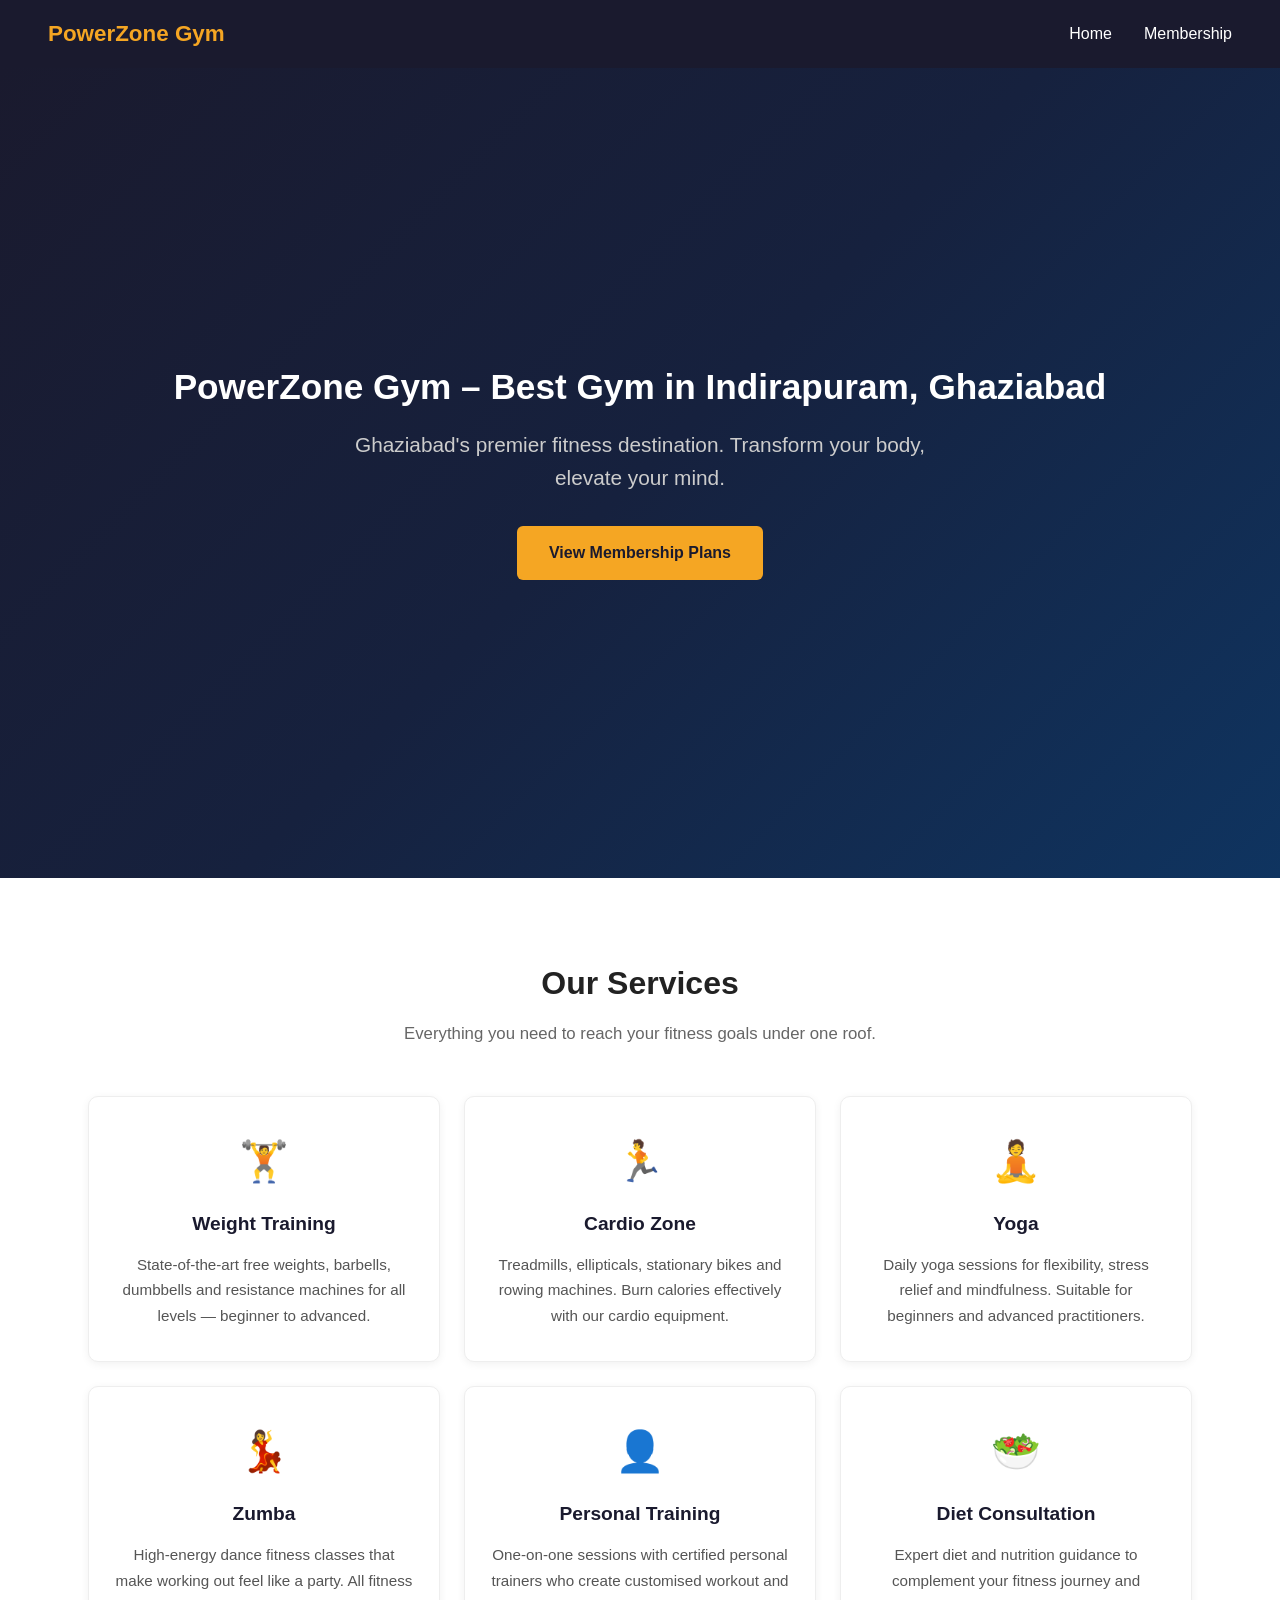
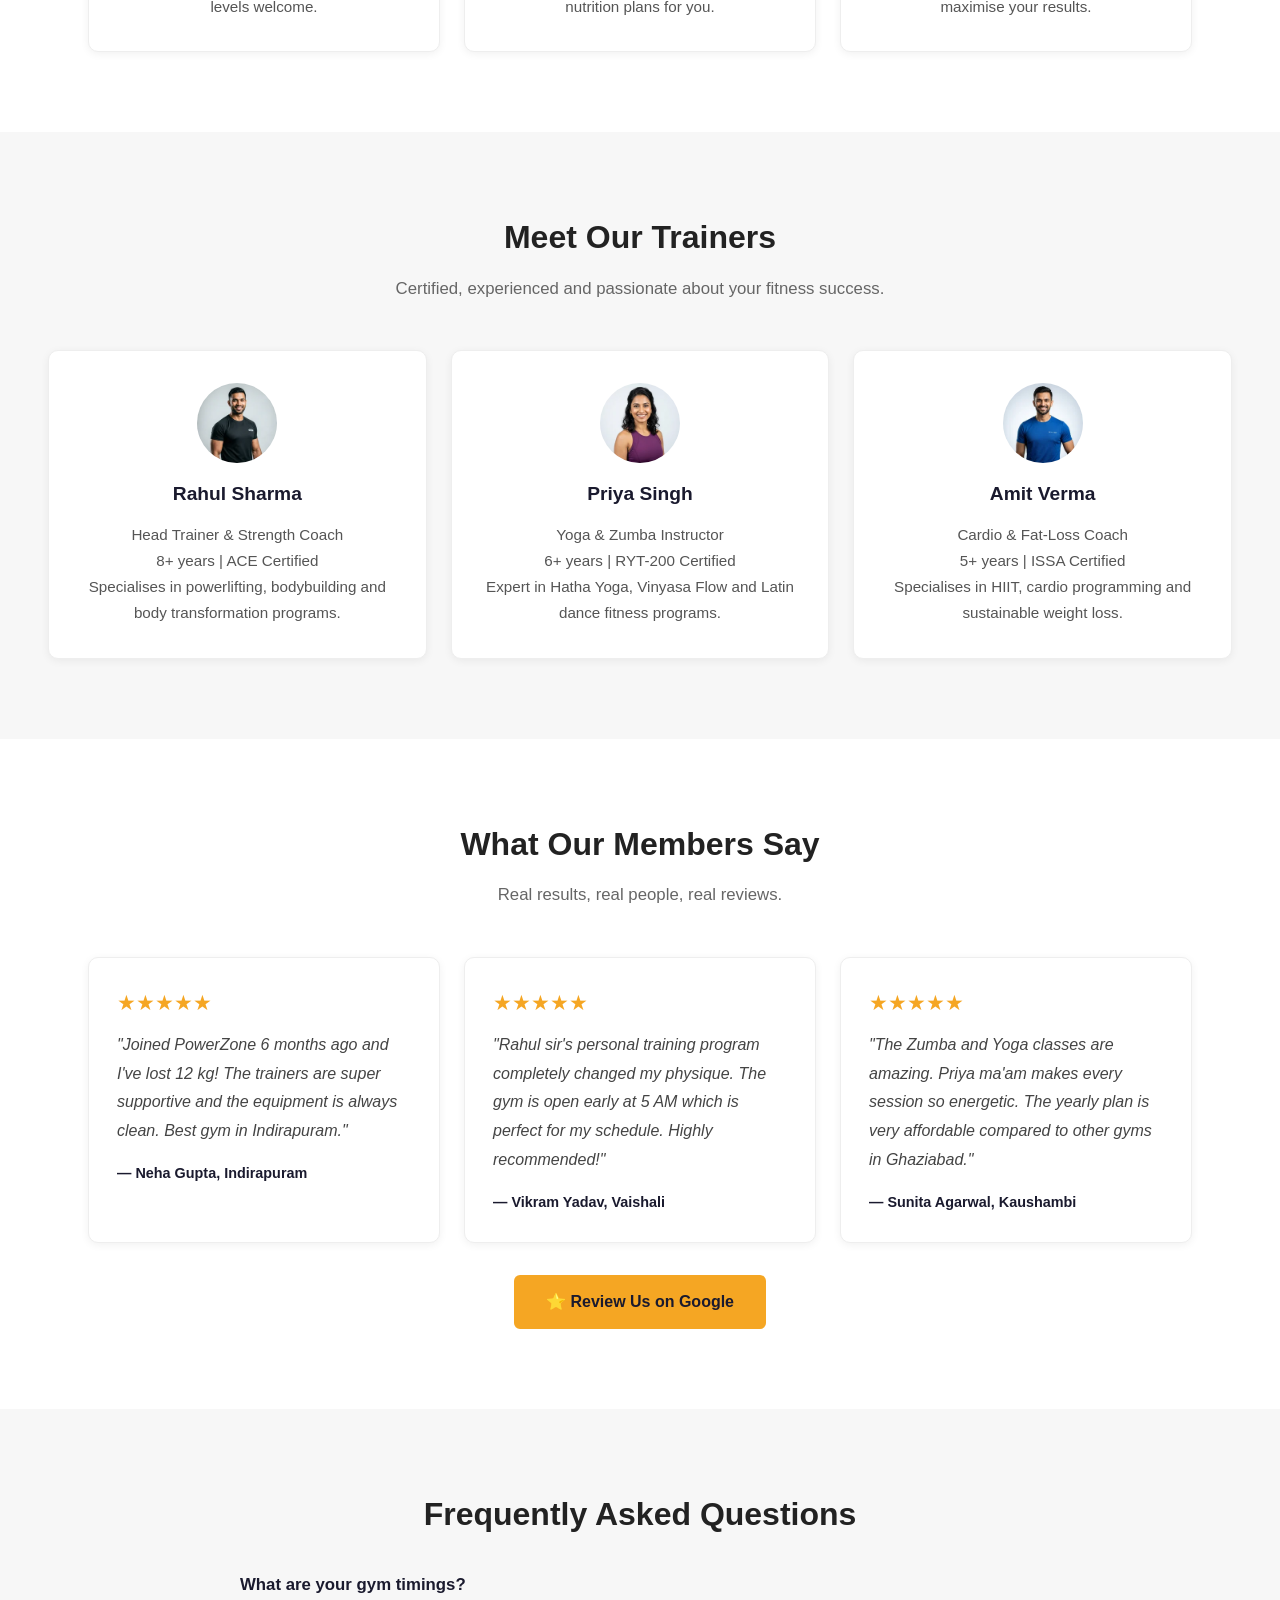
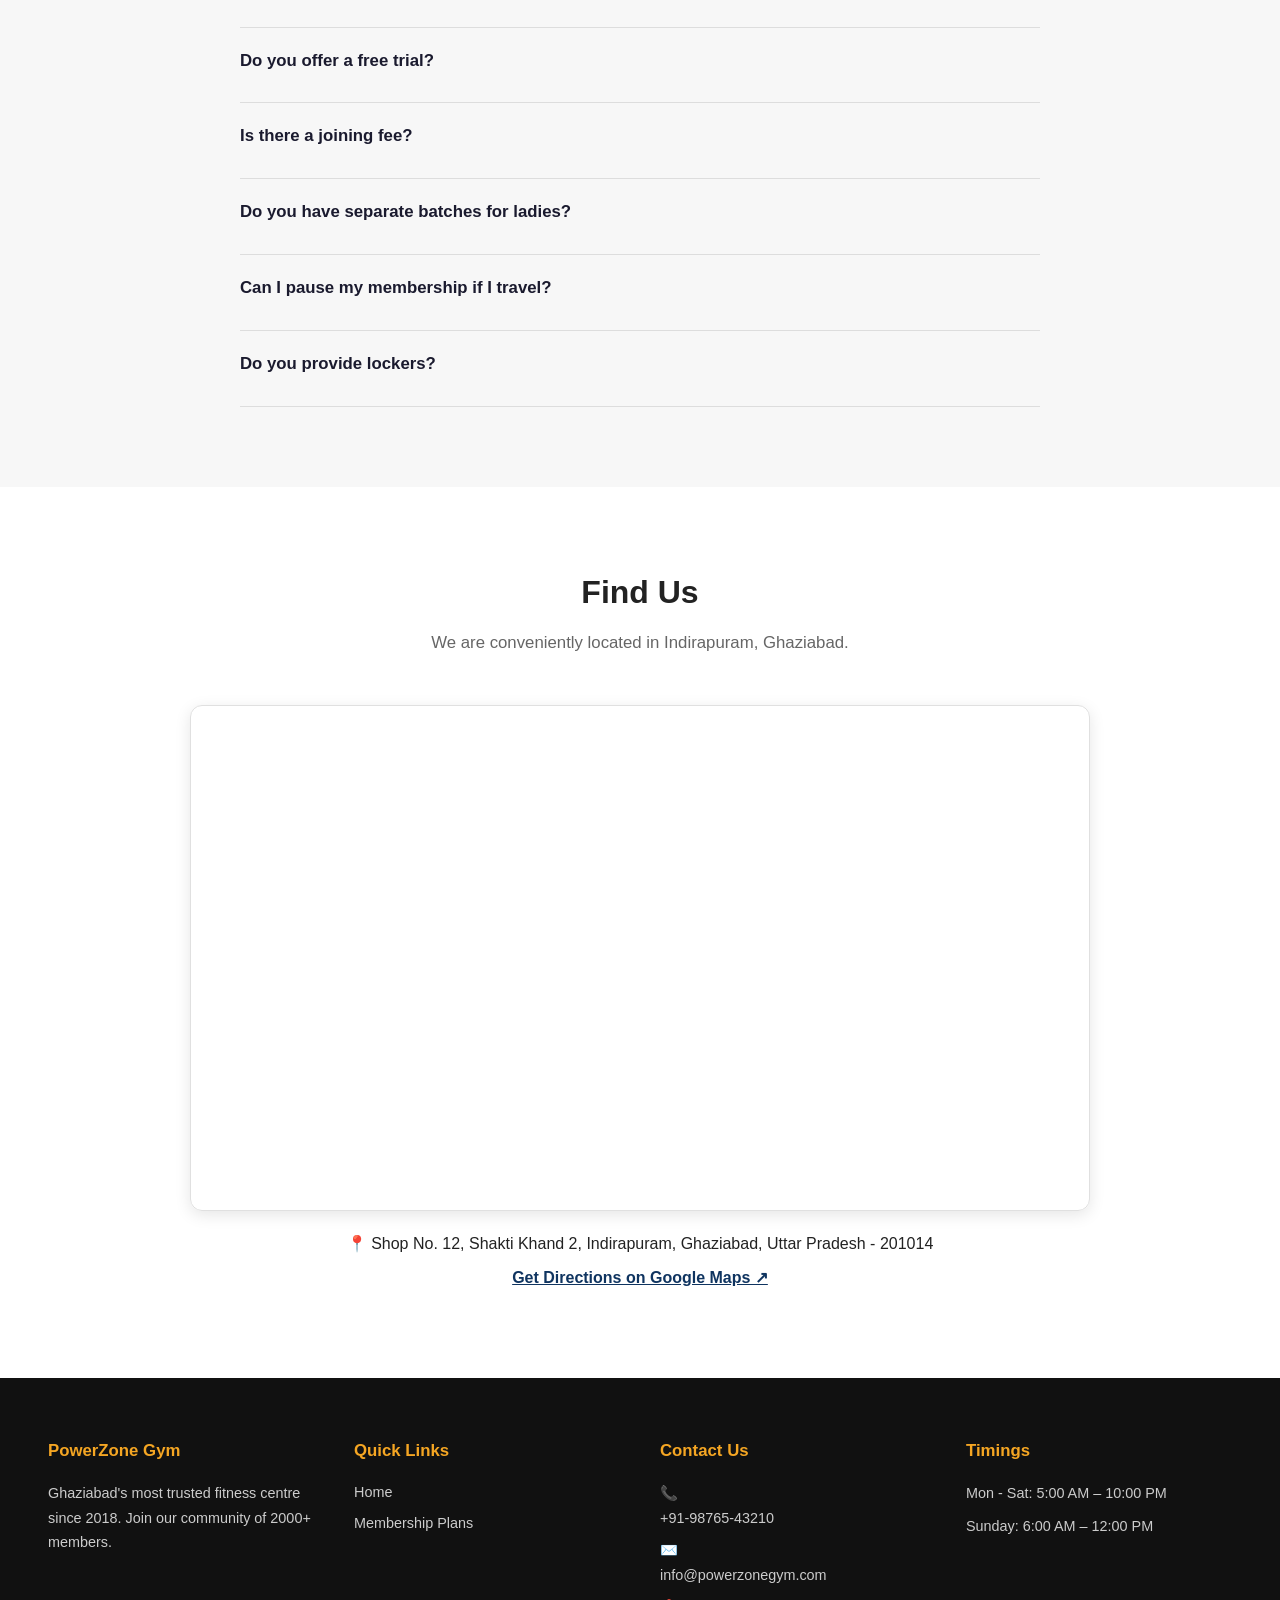
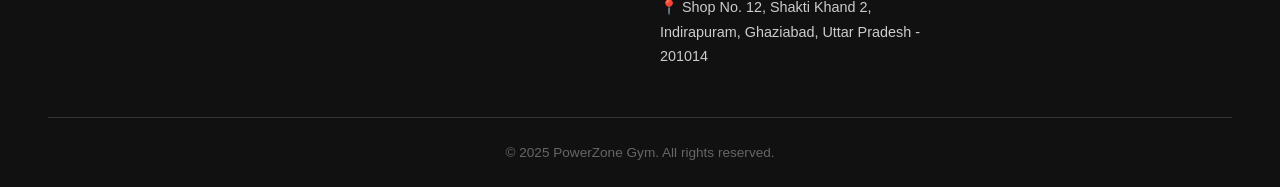
<file: index.html>
<!DOCTYPE html>
<html lang="en-IN">

<head>
  <meta charset="UTF-8">
  <meta name="viewport" content="width=device-width, initial-scale=1.0">
  <title>PowerZone Gym | Best Gym in Indirapuram, Ghaziabad</title>
  <meta name="description"
    content="Join PowerZone Gym – Ghaziabad's top fitness centre in Indirapuram. Weight training, Yoga, Zumba &amp; personal training. Plans from Rs 1,200. Free 1-day trial!">
  <meta name="keywords" content="gym in indirapuram, best gym in ghaziabad, fitness centre indirapuram, weight training ghaziabad, yoga classes indirapuram, zumba classes ghaziabad, personal trainer indirapuram, powerzone gym">
  <meta name="robots" content="index, follow">
  <meta name="author" content="PowerZone Gym">
  <meta name="publisher" content="PowerZone Gym">
  <link rel="canonical" href="https://gym-seo.onrender.com/">
  <meta name="referrer" content="strict-origin-when-cross-origin">
  <meta name="google-site-verification" content="YOUR_GOOGLE_SEARCH_CONSOLE_VERIFICATION_TOKEN">
  <link rel="stylesheet" href="css/style.css">

  <!-- LocalBusiness / ExerciseGym Schema (JSON-LD) -->
  <script type="application/ld+json">
  {
    "@context": "https://schema.org",
    "@type": "ExerciseGym",
    "@id": "https://gym-seo.onrender.com/#gym",
    "name": "PowerZone Gym",
    "description": "Premier fitness centre and gym in Indirapuram, Ghaziabad offering weight training, cardio, yoga, zumba, and personal training.",
    "url": "https://gym-seo.onrender.com/",
    "hasMap": "https://maps.google.com/?q=Shop+No.+12+Shakti+Khand+2+Indirapuram+Ghaziabad",
    "sameAs": [
      "https://maps.google.com/?q=Shop+No.+12+Shakti+Khand+2+Indirapuram+Ghaziabad"
    ],
    "telephone": "+91-98765-43210",
    "email": "info@powerzonegym.com",
    "priceRange": "₹1,200 - ₹9,999",
    "currenciesAccepted": "INR",
    "paymentAccepted": "Cash, Credit Card, UPI, Net Banking",
    "address": {
      "@type": "PostalAddress",
      "streetAddress": "Shop No. 12, Shakti Khand 2",
      "addressLocality": "Indirapuram",
      "addressRegion": "Uttar Pradesh",
      "postalCode": "201014",
      "addressCountry": "IN"
    },
    "geo": {
      "@type": "GeoCoordinates",
      "latitude": 28.6415,
      "longitude": 77.3714
    },
    "openingHoursSpecification": [
      {
        "@type": "OpeningHoursSpecification",
        "dayOfWeek": [
          "Monday",
          "Tuesday",
          "Wednesday",
          "Thursday",
          "Friday",
          "Saturday"
        ],
        "opens": "05:00",
        "closes": "22:00"
      },
      {
        "@type": "OpeningHoursSpecification",
        "dayOfWeek": "Sunday",
        "opens": "06:00",
        "closes": "12:00"
      }
    ]
  }
  </script>

  <!-- FAQPage Schema (JSON-LD) -->
  <script type="application/ld+json">
  {
    "@context": "https://schema.org",
    "@type": "FAQPage",
    "mainEntity": [
      {
        "@type": "Question",
        "name": "What are your gym timings?",
        "acceptedAnswer": {
          "@type": "Answer",
          "text": "We are open Monday to Saturday from 5:00 AM to 10:00 PM, and Sunday from 6:00 AM to 12:00 PM."
        }
      },
      {
        "@type": "Question",
        "name": "Do you offer a free trial?",
        "acceptedAnswer": {
          "@type": "Answer",
          "text": "Yes! We offer a free 1-day trial pass so you can experience our facilities and meet our trainers before committing to a membership."
        }
      },
      {
        "@type": "Question",
        "name": "Is there a joining fee?",
        "acceptedAnswer": {
          "@type": "Answer",
          "text": "There is a one-time joining fee of Rs 500 for new members. This is waived during special promotional periods."
        }
      },
      {
        "@type": "Question",
        "name": "Do you have separate batches for ladies?",
        "acceptedAnswer": {
          "@type": "Answer",
          "text": "Yes, we have dedicated ladies-only batches in the morning from 7:00 AM to 9:00 AM and in the evening from 6:00 PM to 8:00 PM."
        }
      },
      {
        "@type": "Question",
        "name": "Can I pause my membership if I travel?",
        "acceptedAnswer": {
          "@type": "Answer",
          "text": "Yes, members on quarterly and yearly plans can freeze their membership for up to 30 days per year with prior notice."
        }
      },
      {
        "@type": "Question",
        "name": "Do you provide lockers?",
        "acceptedAnswer": {
          "@type": "Answer",
          "text": "Yes, complimentary lockers are available for all members. Separate locker rooms for men and women."
        }
      }
    ]
  }
  </script>
</head>

<body>

  <!-- NAVIGATION -->
  <header class="navbar">
    <div class="logo">PowerZone Gym</div>
    <nav class="nav-links" aria-label="Main Navigation">
      <a href="index.html">Home</a>
      <a href="membership.html">Membership</a>
    </nav>
  </header>

  <main>

    <!-- HERO -->
    <section class="hero">
      <div class="hero-content">
        <h1>PowerZone Gym &ndash; Best Gym in Indirapuram, Ghaziabad</h1>
        <p>Ghaziabad's premier fitness destination. Transform your body, elevate your mind.</p>
        <a href="membership.html" class="btn">View Membership Plans</a>
      </div>
    </section>

    <!-- SERVICES -->
    <section class="section services">
      <h2>Our Services</h2>
      <p class="section-sub">Everything you need to reach your fitness goals under one roof.</p>
      <div class="cards">
        <div class="card">
          <div class="card-icon">🏋️</div>
          <h3>Weight Training</h3>
          <p>State-of-the-art free weights, barbells, dumbbells and resistance machines for all levels — beginner to
            advanced.</p>
        </div>
        <div class="card">
          <div class="card-icon">🏃</div>
          <h3>Cardio Zone</h3>
          <p>Treadmills, ellipticals, stationary bikes and rowing machines. Burn calories effectively with our cardio
            equipment.</p>
        </div>
        <div class="card">
          <div class="card-icon">🧘</div>
          <h3>Yoga</h3>
          <p>Daily yoga sessions for flexibility, stress relief and mindfulness. Suitable for beginners and advanced
            practitioners.</p>
        </div>
        <div class="card">
          <div class="card-icon">💃</div>
          <h3>Zumba</h3>
          <p>High-energy dance fitness classes that make working out feel like a party. All fitness levels welcome.</p>
        </div>
        <div class="card">
          <div class="card-icon">👤</div>
          <h3>Personal Training</h3>
          <p>One-on-one sessions with certified personal trainers who create customised workout and nutrition plans for
            you.</p>
        </div>
        <div class="card">
          <div class="card-icon">🥗</div>
          <h3>Diet Consultation</h3>
          <p>Expert diet and nutrition guidance to complement your fitness journey and maximise your results.</p>
        </div>
      </div>
    </section>

    <!-- TRAINERS -->
    <section class="section trainers grey-bg">
      <h2>Meet Our Trainers</h2>
      <p class="section-sub">Certified, experienced and passionate about your fitness success.</p>
      <div class="cards">
        <div class="card">
          <img src="images/rahul-sharma-head-trainer-indirapuram.webp"
            alt="Rahul Sharma - Head Strength Coach and ACE Certified Trainer at PowerZone Gym Indirapuram" width="80"
            height="80">
          <h3>Rahul Sharma</h3>
          <p>Head Trainer & Strength Coach</p>
          <p>8+ years | ACE Certified</p>
          <p>Specialises in powerlifting, bodybuilding and body transformation programs.</p>
        </div>
        <div class="card">
          <img src="images/priya-singh-yoga-instructor-indirapuram.webp"
            alt="Priya Singh - Certified Yoga and Zumba Instructor at PowerZone Gym Indirapuram" width="80" height="80">
          <h3>Priya Singh</h3>
          <p>Yoga & Zumba Instructor</p>
          <p>6+ years | RYT-200 Certified</p>
          <p>Expert in Hatha Yoga, Vinyasa Flow and Latin dance fitness programs.</p>
        </div>
        <div class="card">
          <img src="images/amit-verma-cardio-coach-indirapuram.webp"
            alt="Amit Verma - ISSA Certified Cardio and Fat-Loss Coach at PowerZone Gym Indirapuram" width="80"
            height="80">
          <h3>Amit Verma</h3>
          <p>Cardio & Fat-Loss Coach</p>
          <p>5+ years | ISSA Certified</p>
          <p>Specialises in HIIT, cardio programming and sustainable weight loss.</p>
        </div>
      </div>
    </section>

    <!-- REVIEWS -->
    <section class="section reviews">
      <h2>What Our Members Say</h2>
      <p class="section-sub">Real results, real people, real reviews.</p>
      <div class="cards">
        <article class="review-card">
          <div class="stars">★★★★★</div>
          <p>"Joined PowerZone 6 months ago and I've lost 12 kg! The trainers are super supportive and the equipment is
            always clean. Best gym in Indirapuram."</p>
          <div class="reviewer">— Neha Gupta, Indirapuram</div>
        </article>
        <article class="review-card">
          <div class="stars">★★★★★</div>
          <p>"Rahul sir's personal training program completely changed my physique. The gym is open early at 5 AM which
            is
            perfect for my schedule. Highly recommended!"</p>
          <div class="reviewer">— Vikram Yadav, Vaishali</div>
        </article>
        <article class="review-card">
          <div class="stars">★★★★★</div>
          <p>"The Zumba and Yoga classes are amazing. Priya ma'am makes every session so energetic. The yearly plan is
            very affordable compared to other gyms in Ghaziabad."</p>
          <div class="reviewer">— Sunita Agarwal, Kaushambi</div>
        </article>
      </div>
      <div style="text-align: center; margin-top: 32px;">
        <a href="https://maps.google.com/?q=Shop+No.+12+Shakti+Khand+2+Indirapuram+Ghaziabad" target="_blank"
          rel="noopener noreferrer" class="btn">⭐ Review Us on Google</a>
      </div>
    </section>

    <!-- FAQ -->
    <section class="section faq grey-bg">
      <h2>Frequently Asked Questions</h2>
      <div class="faq-list">
        <div class="faq-item">
          <div class="faq-question">What are your gym timings?</div>
          <div class="faq-answer">We are open Monday to Saturday from 5:00 AM to 10:00 PM, and Sunday from 6:00 AM to
            12:00 PM.</div>
        </div>
        <div class="faq-item">
          <div class="faq-question">Do you offer a free trial?</div>
          <div class="faq-answer">Yes! We offer a free 1-day trial pass so you can experience our facilities and meet
            our
            trainers before committing to a membership.</div>
        </div>
        <div class="faq-item">
          <div class="faq-question">Is there a joining fee?</div>
          <div class="faq-answer">There is a one-time joining fee of Rs 500 for new members. This is waived during
            special
            promotional periods.</div>
        </div>
        <div class="faq-item">
          <div class="faq-question">Do you have separate batches for ladies?</div>
          <div class="faq-answer">Yes, we have dedicated ladies-only batches in the morning from 7:00 AM to 9:00 AM and
            in
            the evening from 6:00 PM to 8:00 PM.</div>
        </div>
        <div class="faq-item">
          <div class="faq-question">Can I pause my membership if I travel?</div>
          <div class="faq-answer">Yes, members on quarterly and yearly plans can freeze their membership for up to 30
            days
            per year with prior notice.</div>
        </div>
        <div class="faq-item">
          <div class="faq-question">Do you provide lockers?</div>
          <div class="faq-answer">Yes, complimentary lockers are available for all members. Separate locker rooms for
            men
            and women.</div>
        </div>
      </div>
    </section>

    <!-- MAP -->
    <section class="section map-section">
      <h2>Find Us</h2>
      <p class="section-sub">We are conveniently located in Indirapuram, Ghaziabad.</p>
      <div class="map-wrapper">
        <iframe
          src="https://maps.google.com/maps?q=Shop+No.+12+Shakti+Khand+2+Indirapuram+Ghaziabad+Uttar+Pradesh+201014&amp;t=&amp;z=15&amp;ie=UTF8&amp;iwloc=&amp;output=embed"
          width="100%" height="380" style="border:0;" allowfullscreen="" loading="lazy"
          referrerpolicy="no-referrer-when-downgrade" title="PowerZone Gym Location Map - Indirapuram, Ghaziabad"
          aria-label="Google Maps location of PowerZone Gym">
        </iframe>
      </div>
      <div class="map-info">
        <p>📍 Shop No. 12, Shakti Khand 2, Indirapuram, Ghaziabad, Uttar Pradesh - 201014</p>
        <p><a href="https://maps.google.com/?q=Shop+No.+12+Shakti+Khand+2+Indirapuram+Ghaziabad" target="_blank"
            rel="noopener noreferrer">Get Directions on Google Maps ↗</a></p>
      </div>
    </section>

  </main>

  <!-- FOOTER -->
  <footer class="footer" id="contact">
    <div class="footer-grid">
      <div class="footer-col">
        <h3>PowerZone Gym</h3>
        <p>Ghaziabad's most trusted fitness centre since 2018. Join our community of 2000+ members.</p>
      </div>
      <div class="footer-col">
        <h3>Quick Links</h3>
        <a href="index.html">Home</a>
        <a href="membership.html">Membership Plans</a>
      </div>
      <div class="footer-col">
        <h3>Contact Us</h3>
        <address class="footer-address">
          <p>📞 <a href="tel:+919876543210">+91-98765-43210</a></p>
          <p>✉️ <a href="mailto:info@powerzonegym.com">info@powerzonegym.com</a></p>
          <p>📍 Shop No. 12, Shakti Khand 2, Indirapuram, Ghaziabad, Uttar Pradesh - 201014</p>
        </address>
      </div>
      <div class="footer-col">
        <h3>Timings</h3>
        <p>Mon - Sat: 5:00 AM – 10:00 PM</p>
        <p>Sunday: 6:00 AM – 12:00 PM</p>
      </div>
    </div>
    <div class="footer-bottom">
      <p>© 2025 PowerZone Gym. All rights reserved.</p>
    </div>
  </footer>

  <script src="js/main.js"></script>
</body>

</html>
</file>
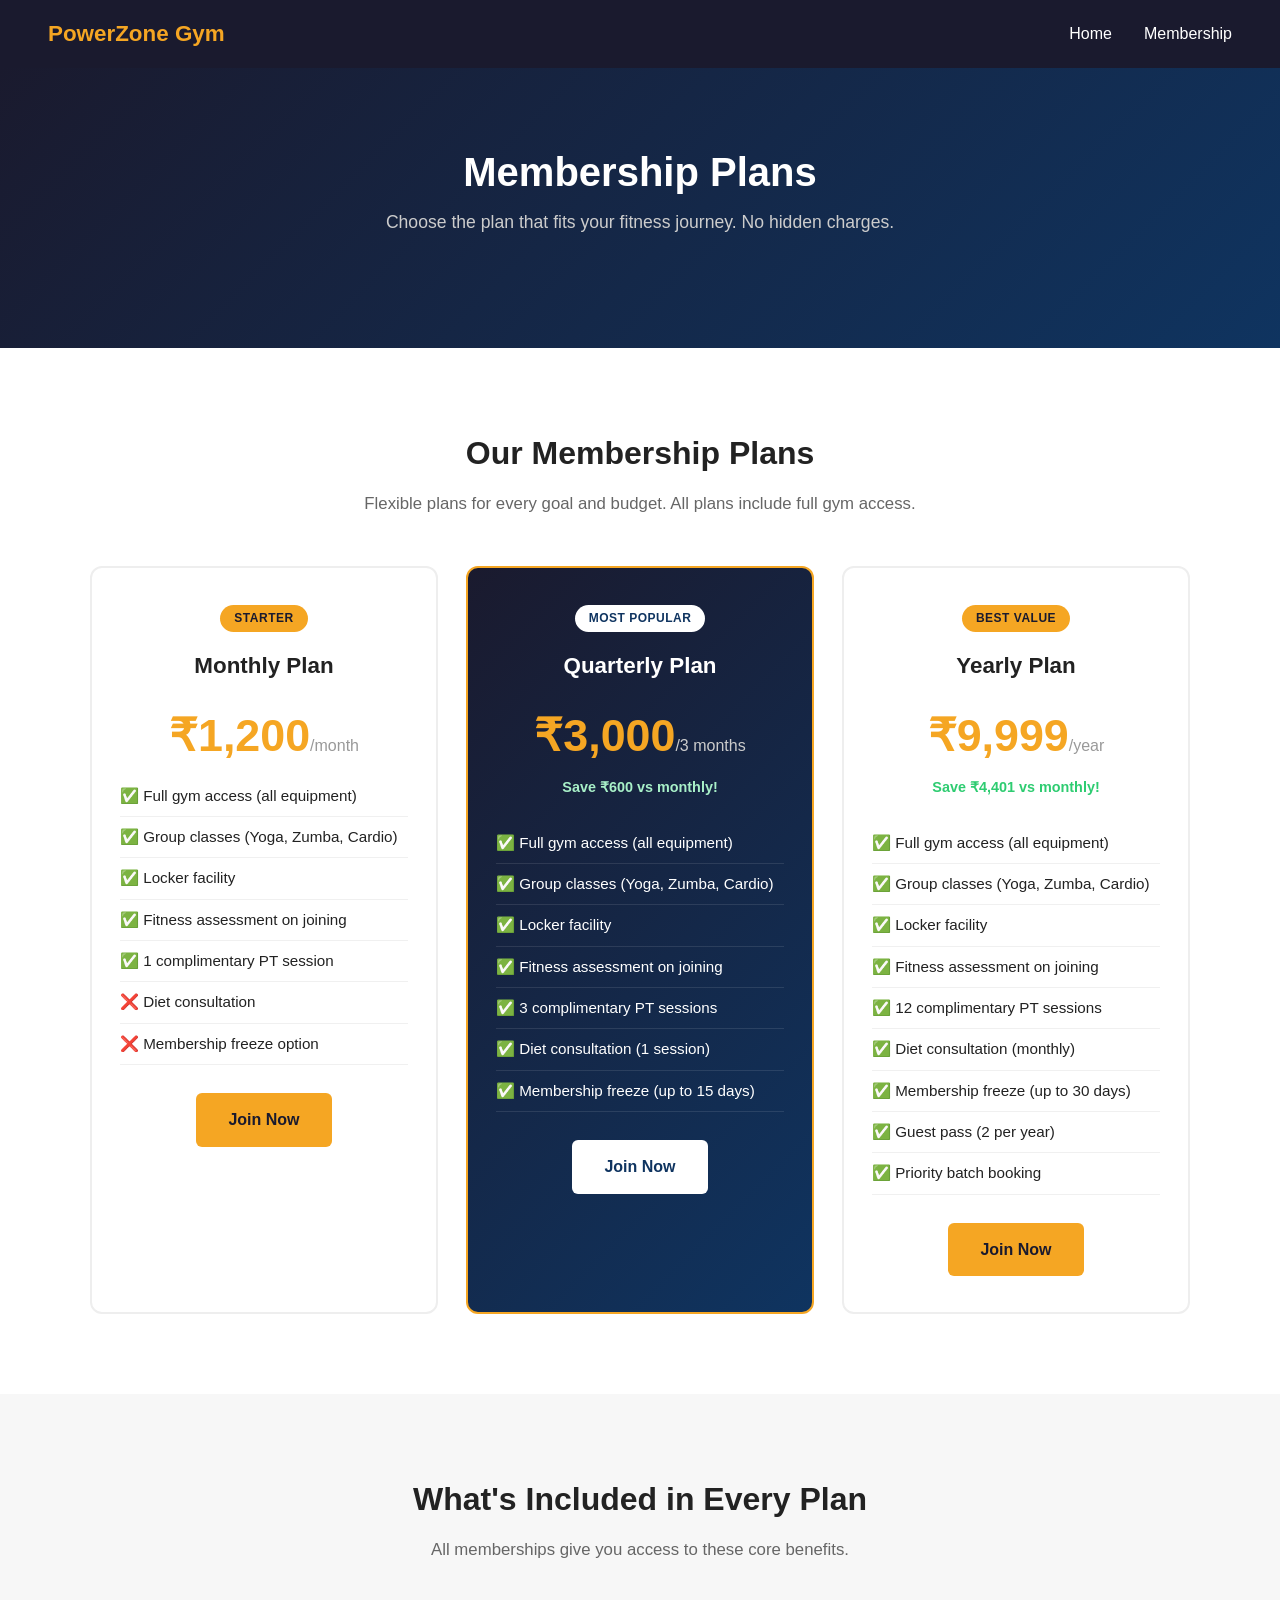
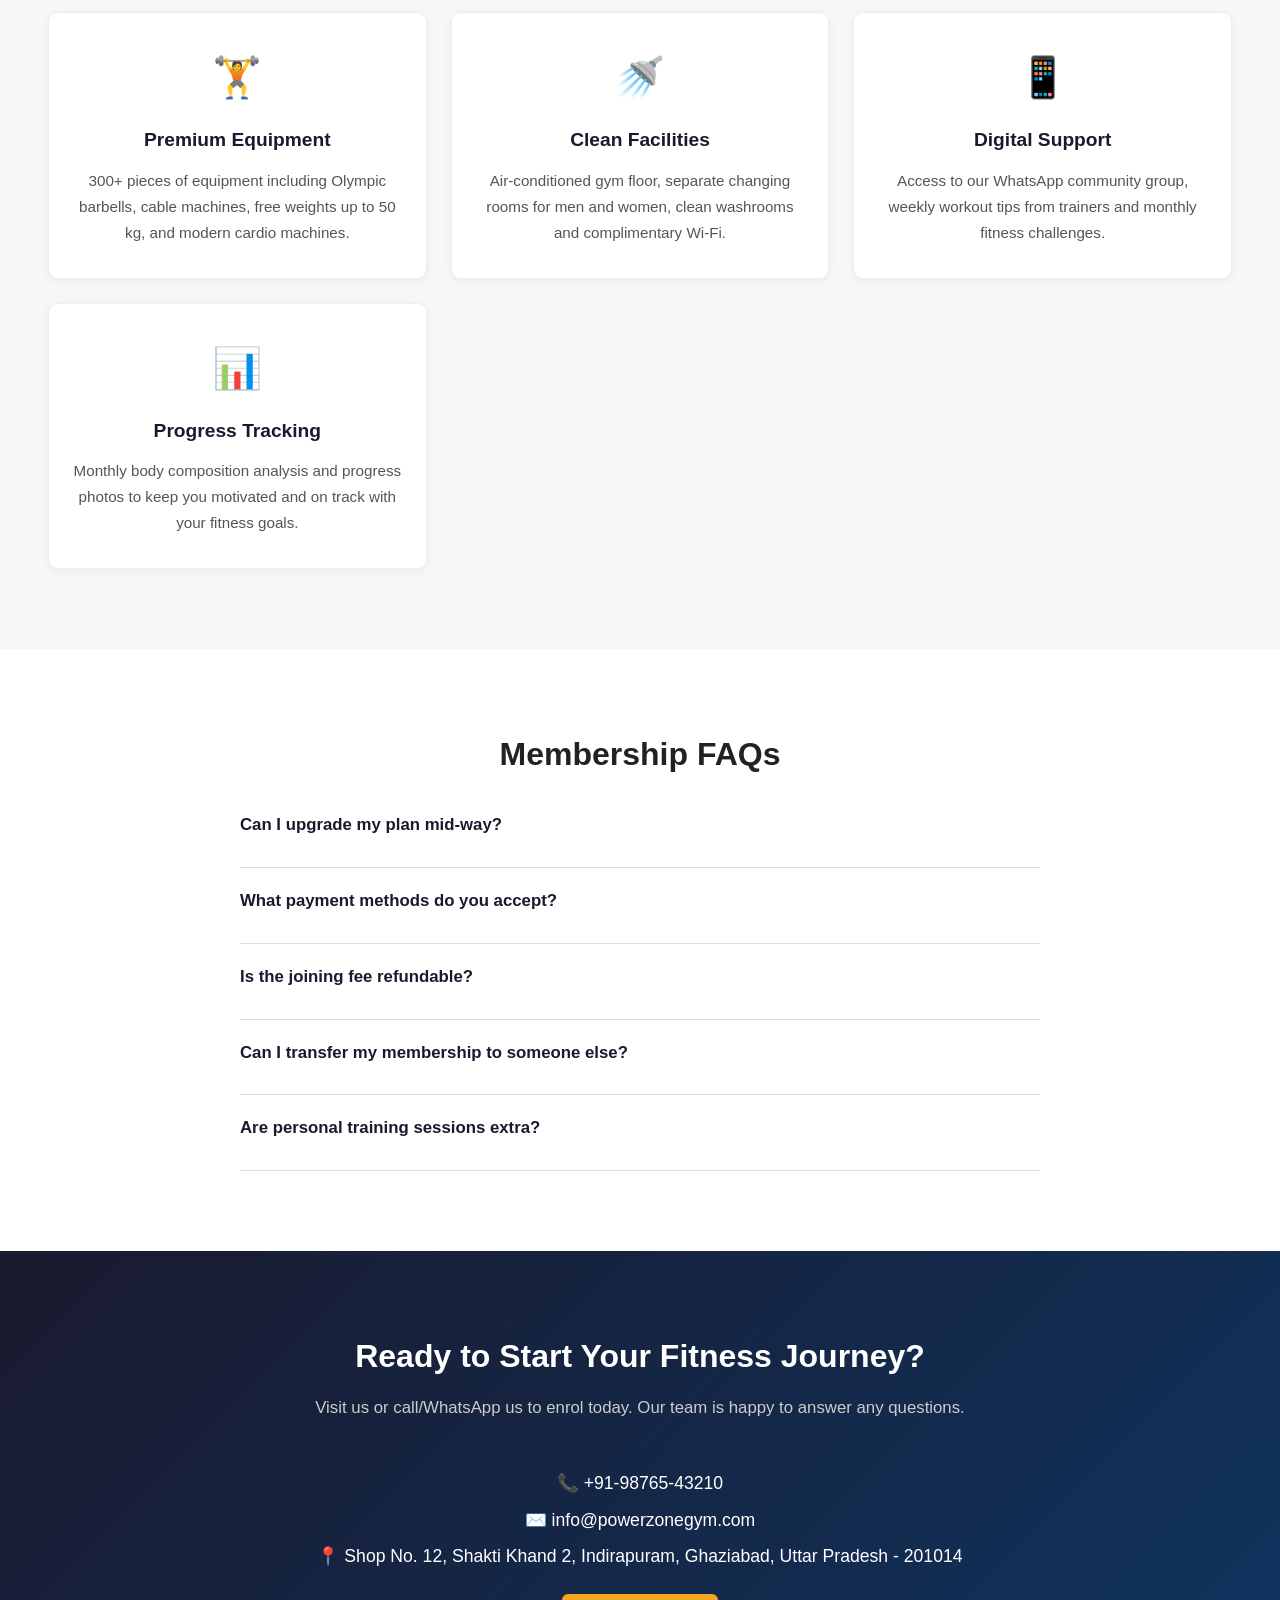
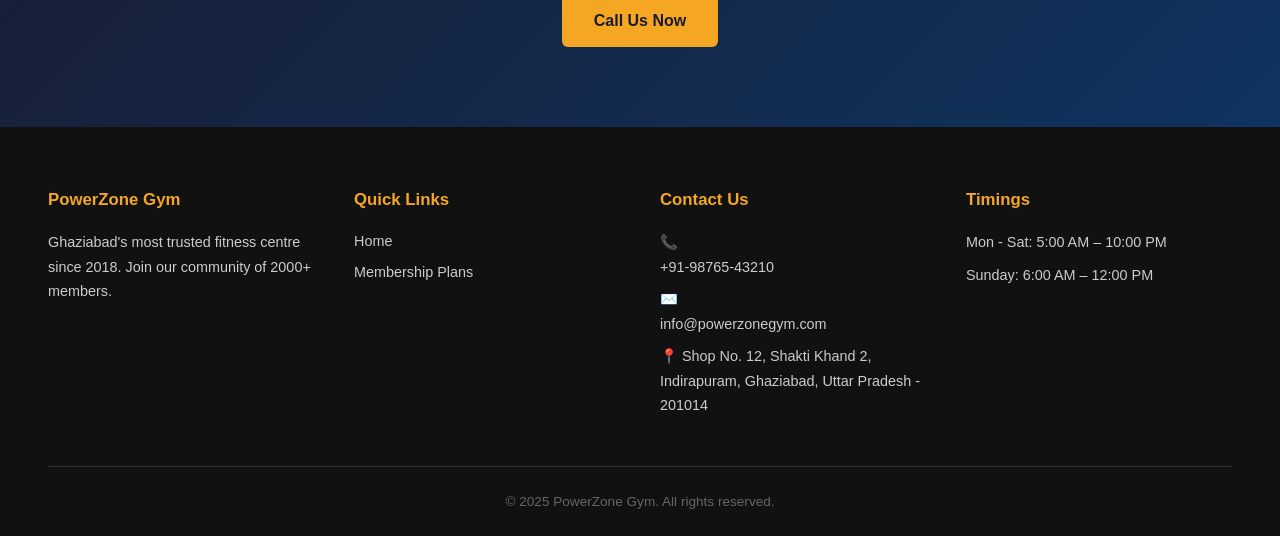
<file: membership.html>
<!DOCTYPE html>
<html lang="en-IN">

<head>
  <meta charset="UTF-8">
  <meta name="viewport" content="width=device-width, initial-scale=1.0">
  <title>Gym Membership Plans in Ghaziabad | PowerZone Gym</title>
  <meta name="description" content="Explore PowerZone Gym membership plans in Indirapuram, Ghaziabad. Monthly Rs 1,200 | Quarterly Rs 3,000 | Yearly Rs 9,999. No hidden charges. Enrol today!">
  <meta name="keywords" content="gym membership ghaziabad, gym fees indirapuram, gym subscription plans, affordable gym ghaziabad, powerzone gym membership, fitness centre plans indirapuram">
  <meta name="robots" content="index, follow">
  <meta name="author" content="PowerZone Gym">
  <meta name="publisher" content="PowerZone Gym">
  <link rel="canonical" href="https://gym-seo.onrender.com/membership.html">
  <meta name="referrer" content="strict-origin-when-cross-origin">
  <link rel="stylesheet" href="css/style.css">

  <!-- FAQPage Schema (JSON-LD) -->
  <script type="application/ld+json">
  {
    "@context": "https://schema.org",
    "@type": "FAQPage",
    "mainEntity": [
      {
        "@type": "Question",
        "name": "Can I upgrade my plan mid-way?",
        "acceptedAnswer": {
          "@type": "Answer",
          "text": "Yes, you can upgrade from Monthly to Quarterly or Yearly at any time. We will pro-rate the remaining days of your current plan and adjust the cost accordingly."
        }
      },
      {
        "@type": "Question",
        "name": "What payment methods do you accept?",
        "acceptedAnswer": {
          "@type": "Answer",
          "text": "We accept cash, UPI (PhonePe, Google Pay, Paytm), credit/debit cards and net banking. We do not charge any transaction fees."
        }
      },
      {
        "@type": "Question",
        "name": "Is there a joining fee?",
        "acceptedAnswer": {
          "@type": "Answer",
          "text": "The one-time joining fee of Rs 500 is non-refundable. However, your membership fee is refundable within 7 days of joining if you are not satisfied with our services."
        }
      },
      {
        "@type": "Question",
        "name": "Can I transfer my membership to someone else?",
        "acceptedAnswer": {
          "@type": "Answer",
          "text": "Memberships are non-transferable. Each membership is tied to a single individual and cannot be shared or gifted to another person."
        }
      },
      {
        "@type": "Question",
        "name": "Are personal training sessions extra?",
        "acceptedAnswer": {
          "@type": "Answer",
          "text": "Yes, beyond the complimentary sessions included in your plan, additional PT sessions are available at Rs 500 per session or Rs 4,000 for a package of 10 sessions."
        }
      }
    ]
  }
  </script>
</head>

<body>

  <!-- NAVIGATION -->
  <header class="navbar">
    <div class="logo">PowerZone Gym</div>
    <nav class="nav-links" aria-label="Main Navigation">
      <a href="index.html">Home</a>
      <a href="membership.html">Membership</a>
    </nav>
  </header>

  <main>

  <!-- PAGE HERO -->
  <section class="page-hero">
    <div class="hero-content">
      <h1>Membership Plans</h1>
      <p>Choose the plan that fits your fitness journey. No hidden charges.</p>
    </div>
  </section>

  <!-- PRICING TABLE -->
  <section class="section pricing">
    <h2>Our Membership Plans</h2>
    <p class="section-sub">Flexible plans for every goal and budget. All plans include full gym access.</p>
    <div class="pricing-cards">

      <div class="pricing-card">
        <div class="plan-badge">Starter</div>
        <h3>Monthly Plan</h3>
        <div class="price">₹1,200<span>/month</span></div>
        <ul class="plan-features">
          <li>✅ Full gym access (all equipment)</li>
          <li>✅ Group classes (Yoga, Zumba, Cardio)</li>
          <li>✅ Locker facility</li>
          <li>✅ Fitness assessment on joining</li>
          <li>✅ 1 complimentary PT session</li>
          <li>❌ Diet consultation</li>
          <li>❌ Membership freeze option</li>
        </ul>
        <a href="#contact" class="btn">Join Now</a>
      </div>

      <div class="pricing-card popular">
        <div class="plan-badge popular-badge">Most Popular</div>
        <h3>Quarterly Plan</h3>
        <div class="price">₹3,000<span>/3 months</span></div>
        <div class="savings">Save ₹600 vs monthly!</div>
        <ul class="plan-features">
          <li>✅ Full gym access (all equipment)</li>
          <li>✅ Group classes (Yoga, Zumba, Cardio)</li>
          <li>✅ Locker facility</li>
          <li>✅ Fitness assessment on joining</li>
          <li>✅ 3 complimentary PT sessions</li>
          <li>✅ Diet consultation (1 session)</li>
          <li>✅ Membership freeze (up to 15 days)</li>
        </ul>
        <a href="#contact" class="btn btn-white">Join Now</a>
      </div>

      <div class="pricing-card">
        <div class="plan-badge">Best Value</div>
        <h3>Yearly Plan</h3>
        <div class="price">₹9,999<span>/year</span></div>
        <div class="savings">Save ₹4,401 vs monthly!</div>
        <ul class="plan-features">
          <li>✅ Full gym access (all equipment)</li>
          <li>✅ Group classes (Yoga, Zumba, Cardio)</li>
          <li>✅ Locker facility</li>
          <li>✅ Fitness assessment on joining</li>
          <li>✅ 12 complimentary PT sessions</li>
          <li>✅ Diet consultation (monthly)</li>
          <li>✅ Membership freeze (up to 30 days)</li>
          <li>✅ Guest pass (2 per year)</li>
          <li>✅ Priority batch booking</li>
        </ul>
        <a href="#contact" class="btn">Join Now</a>
      </div>

    </div>
  </section>

  <!-- PLAN BENEFITS -->
  <section class="section benefits grey-bg">
    <h2>What's Included in Every Plan</h2>
    <p class="section-sub">All memberships give you access to these core benefits.</p>
    <div class="cards">
      <div class="card">
        <div class="card-icon">🏋️</div>
        <h3>Premium Equipment</h3>
        <p>300+ pieces of equipment including Olympic barbells, cable machines, free weights up to 50 kg, and modern
          cardio machines.</p>
      </div>
      <div class="card">
        <div class="card-icon">🚿</div>
        <h3>Clean Facilities</h3>
        <p>Air-conditioned gym floor, separate changing rooms for men and women, clean washrooms and complimentary
          Wi-Fi.</p>
      </div>
      <div class="card">
        <div class="card-icon">📱</div>
        <h3>Digital Support</h3>
        <p>Access to our WhatsApp community group, weekly workout tips from trainers and monthly fitness challenges.</p>
      </div>
      <div class="card">
        <div class="card-icon">📊</div>
        <h3>Progress Tracking</h3>
        <p>Monthly body composition analysis and progress photos to keep you motivated and on track with your fitness
          goals.</p>
      </div>
    </div>
  </section>

  <!-- MEMBERSHIP FAQ -->
  <section class="section faq">
    <h2>Membership FAQs</h2>
    <div class="faq-list">
      <div class="faq-item">
        <div class="faq-question">Can I upgrade my plan mid-way?</div>
        <div class="faq-answer">Yes, you can upgrade from Monthly to Quarterly or Yearly at any time. We will pro-rate
          the remaining days of your current plan and adjust the cost accordingly.</div>
      </div>
      <div class="faq-item">
        <div class="faq-question">What payment methods do you accept?</div>
        <div class="faq-answer">We accept cash, UPI (PhonePe, Google Pay, Paytm), credit/debit cards and net banking. We
          do not charge any transaction fees.</div>
      </div>
      <div class="faq-item">
        <div class="faq-question">Is the joining fee refundable?</div>
        <div class="faq-answer">The one-time joining fee of Rs 500 is non-refundable. However, your membership fee is
          refundable within 7 days of joining if you are not satisfied with our services.</div>
      </div>
      <div class="faq-item">
        <div class="faq-question">Can I transfer my membership to someone else?</div>
        <div class="faq-answer">Memberships are non-transferable. Each membership is tied to a single individual and
          cannot be shared or gifted to another person.</div>
      </div>
      <div class="faq-item">
        <div class="faq-question">Are personal training sessions extra?</div>
        <div class="faq-answer">Yes, beyond the complimentary sessions included in your plan, additional PT sessions are
          available at Rs 500 per session or Rs 4,000 for a package of 10 sessions.</div>
      </div>
    </div>
  </section>

  <!-- CONTACT / JOIN CTA -->
  <section class="section cta" id="contact">
    <h2>Ready to Start Your Fitness Journey?</h2>
    <p class="section-sub">Visit us or call/WhatsApp us to enrol today. Our team is happy to answer any questions.</p>
    <address class="contact-info">
      <p>📞 <a href="tel:+919876543210">+91-98765-43210</a></p>
      <p>✉️ <a href="mailto:info@powerzonegym.com">info@powerzonegym.com</a></p>
      <p>📍 Shop No. 12, Shakti Khand 2, Indirapuram, Ghaziabad, Uttar Pradesh - 201014</p>
    </address>
    <a href="tel:+919876543210" class="btn">Call Us Now</a>
  </section>

  </main>

  <!-- FOOTER -->
  <footer class="footer">
    <div class="footer-grid">
      <div class="footer-col">
        <h3>PowerZone Gym</h3>
        <p>Ghaziabad's most trusted fitness centre since 2018. Join our community of 2000+ members.</p>
      </div>
      <div class="footer-col">
        <h3>Quick Links</h3>
        <a href="index.html">Home</a>
        <a href="membership.html">Membership Plans</a>
      </div>
      <div class="footer-col">
        <h3>Contact Us</h3>
        <address class="footer-address">
          <p>📞 <a href="tel:+919876543210">+91-98765-43210</a></p>
          <p>✉️ <a href="mailto:info@powerzonegym.com">info@powerzonegym.com</a></p>
          <p>📍 Shop No. 12, Shakti Khand 2, Indirapuram, Ghaziabad, Uttar Pradesh - 201014</p>
        </address>
      </div>
      <div class="footer-col">
        <h3>Timings</h3>
        <p>Mon - Sat: 5:00 AM – 10:00 PM</p>
        <p>Sunday: 6:00 AM – 12:00 PM</p>
      </div>
    </div>
    <div class="footer-bottom">
      <p>© 2025 PowerZone Gym. All rights reserved.</p>
    </div>
  </footer>

  <script src="js/main.js"></script>
</body>

</html>
</file>
<file: css/style.css>
/* =============================================
   PowerZone Gym - Phase 0 Stylesheet
   NOTE: Zero SEO in this file. Pure styling only.
   ============================================= */

/* ---------- Reset & Base ---------- */
* {
  margin: 0;
  padding: 0;
  box-sizing: border-box;
}

body {
  font-family: Arial, sans-serif;
  color: #222;
  background: #fff;
  line-height: 1.6;
}

a {
  text-decoration: none;
  color: inherit;
}

address {
  font-style: normal;
}

img {
  max-width: 100%;
  height: auto;
  display: block;
}

/* ---------- Navbar ---------- */
.navbar {
  display: flex;
  justify-content: space-between;
  align-items: center;
  padding: 16px 48px;
  background: #1a1a2e;
  color: #fff;
  position: sticky;
  top: 0;
  z-index: 100;
}

.logo {
  font-size: 1.4rem;
  font-weight: 700;
  color: #f5a623;
}

.nav-links {
  display: flex;
  gap: 32px;
}

.nav-links a {
  color: #fff;
  font-size: 1rem;
  transition: color 0.2s;
}

.nav-links a:hover {
  color: #f5a623;
}

/* ---------- Hero (Home) ---------- */
.hero {
  min-height: 90vh;
  background: linear-gradient(135deg, #1a1a2e 0%, #16213e 50%, #0f3460 100%);
  display: flex;
  align-items: center;
  justify-content: center;
  text-align: center;
  color: #fff;
  padding: 48px 24px;
}

.hero-content h1 {
  font-size: 2.2rem;
  margin-bottom: 20px;
  line-height: 1.2;
}

.hero-content p {
  font-size: 1.3rem;
  margin-bottom: 32px;
  color: #ccc;
  max-width: 600px;
  margin-left: auto;
  margin-right: auto;
}

/* ---------- Page Hero (inner pages) ---------- */
.page-hero {
  background: linear-gradient(135deg, #1a1a2e 0%, #0f3460 100%);
  padding: 80px 24px;
  text-align: center;
  color: #fff;
}

.page-hero h1 {
  font-size: 2.5rem;
  margin-bottom: 12px;
}

.page-hero p {
  font-size: 1.1rem;
  color: #ccc;
}

/* ---------- Buttons ---------- */
.btn {
  display: inline-block;
  background: #f5a623;
  color: #1a1a2e;
  padding: 14px 32px;
  border-radius: 6px;
  font-weight: 700;
  font-size: 1rem;
  transition: transform 0.2s, background 0.2s;
}

.btn:hover {
  background: #e09410;
  transform: translateY(-2px);
}

.btn-white {
  background: #fff;
  color: #0f3460;
}

.btn-white:hover {
  background: #f0f0f0;
}

/* ---------- Sections ---------- */
.section {
  padding: 80px 48px;
  max-width: 1200px;
  margin: 0 auto;
}

.section h2 {
  font-size: 2rem;
  text-align: center;
  margin-bottom: 12px;
}

.section-sub {
  text-align: center;
  color: #666;
  margin-bottom: 48px;
  font-size: 1.05rem;
}

.grey-bg {
  background: #f7f7f7;
  max-width: 100%;
  padding: 80px 48px;
}

.grey-bg .section {
  max-width: 1200px;
  margin: 0 auto;
  padding: 0;
}

/* ---------- Cards ---------- */
.cards {
  display: grid;
  grid-template-columns: repeat(auto-fit, minmax(280px, 1fr));
  gap: 24px;
}

.card {
  background: #fff;
  border: 1px solid #eee;
  border-radius: 10px;
  padding: 32px 24px;
  text-align: center;
  box-shadow: 0 2px 8px rgba(0, 0, 0, 0.06);
  transition: transform 0.2s, box-shadow 0.2s;
}

.card:hover {
  transform: translateY(-4px);
  box-shadow: 0 6px 20px rgba(0, 0, 0, 0.12);
}

.card-icon {
  font-size: 2.5rem;
  margin-bottom: 16px;
}

.card h3 {
  font-size: 1.2rem;
  margin-bottom: 12px;
  color: #1a1a2e;
}

.card p {
  color: #555;
  font-size: 0.95rem;
  line-height: 1.7;
}

.card img {
  width: 80px;
  height: 80px;
  aspect-ratio: 1 / 1;
  border-radius: 50%;
  background: #e0e0e0;
  margin: 0 auto 16px;
  object-fit: cover;
}

/* ---------- Reviews ---------- */
.review-card {
  background: #fff;
  border: 1px solid #eee;
  border-radius: 10px;
  padding: 28px;
  box-shadow: 0 2px 8px rgba(0, 0, 0, 0.06);
}

.stars {
  color: #f5a623;
  font-size: 1.3rem;
  margin-bottom: 12px;
}

.review-card p {
  color: #444;
  font-style: italic;
  line-height: 1.8;
  margin-bottom: 16px;
}

.reviewer {
  font-weight: 600;
  color: #1a1a2e;
  font-size: 0.9rem;
}

/* ---------- FAQ ---------- */
.faq-list {
  max-width: 800px;
  margin: 0 auto;
}

.faq-item {
  border-bottom: 1px solid #ddd;
  padding: 20px 0;
}

.faq-question {
  font-weight: 700;
  font-size: 1.05rem;
  color: #1a1a2e;
  cursor: pointer;
  margin-bottom: 8px;
}

.faq-answer {
  display: none;
  color: #555;
  line-height: 1.7;
}

/* ---------- Map ---------- */
.map-wrapper {
  max-width: 900px;
  min-height: 380px;
  aspect-ratio: 16 / 9;
  margin: 0 auto;
  border-radius: 12px;
  overflow: hidden;
  box-shadow: 0 4px 16px rgba(0, 0, 0, 0.1);
  border: 1px solid #e0e0e0;
}

.map-wrapper iframe {
  width: 100%;
  height: 380px;
  border: 0;
  display: block;
}

.map-info {
  text-align: center;
  margin-top: 20px;
  font-size: 1rem;
}

.map-info p {
  margin-bottom: 8px;
}

.map-info a {
  color: #0f3460;
  font-weight: 600;
  text-decoration: underline;
}

/* ---------- Pricing ---------- */
.pricing-cards {
  display: grid;
  grid-template-columns: repeat(auto-fit, minmax(300px, 1fr));
  gap: 28px;
  max-width: 1100px;
  margin: 0 auto;
}

.pricing-card {
  background: #fff;
  border: 2px solid #eee;
  border-radius: 12px;
  padding: 36px 28px;
  text-align: center;
  position: relative;
  transition: transform 0.2s, box-shadow 0.2s;
}

.pricing-card:hover {
  transform: translateY(-6px);
  box-shadow: 0 12px 32px rgba(0, 0, 0, 0.12);
}

.pricing-card.popular {
  border-color: #f5a623;
  background: linear-gradient(135deg, #1a1a2e 0%, #0f3460 100%);
  color: #fff;
}

.plan-badge {
  display: inline-block;
  background: #f5a623;
  color: #1a1a2e;
  font-size: 0.75rem;
  font-weight: 700;
  padding: 4px 14px;
  border-radius: 20px;
  margin-bottom: 16px;
  text-transform: uppercase;
  letter-spacing: 0.5px;
}

.popular-badge {
  background: #fff;
  color: #0f3460;
}

.pricing-card h3 {
  font-size: 1.4rem;
  margin-bottom: 16px;
}

.price {
  font-size: 2.8rem;
  font-weight: 900;
  color: #f5a623;
  margin-bottom: 4px;
}

.price span {
  font-size: 1rem;
  font-weight: 400;
  color: #999;
}

.pricing-card.popular .price span {
  color: #ccc;
}

.savings {
  color: #2ecc71;
  font-size: 0.9rem;
  font-weight: 600;
  margin-bottom: 24px;
}

.pricing-card.popular .savings {
  color: #a8f0c8;
}

.plan-features {
  list-style: none;
  text-align: left;
  margin-bottom: 28px;
}

.plan-features li {
  padding: 8px 0;
  font-size: 0.95rem;
  border-bottom: 1px solid rgba(0, 0, 0, 0.06);
}

.pricing-card.popular .plan-features li {
  border-bottom-color: rgba(255, 255, 255, 0.1);
}

/* ---------- CTA Section ---------- */
.cta {
  text-align: center;
  background: linear-gradient(135deg, #1a1a2e 0%, #0f3460 100%);
  color: #fff;
  max-width: 100%;
  padding: 80px 48px;
}

.cta h2 {
  color: #fff;
}

.cta .section-sub {
  color: #ccc;
}

.contact-info {
  margin: 24px 0;
  font-size: 1.1rem;
}

.contact-info p {
  margin-bottom: 8px;
}

/* ---------- Footer ---------- */
.footer {
  background: #111;
  color: #ccc;
  padding: 60px 48px 0;
}

.footer-grid {
  display: grid;
  grid-template-columns: repeat(auto-fit, minmax(200px, 1fr));
  gap: 40px;
  max-width: 1200px;
  margin: 0 auto;
}

.footer-col h3 {
  color: #f5a623;
  margin-bottom: 16px;
  font-size: 1.05rem;
}

.footer-col p {
  margin-bottom: 8px;
  font-size: 0.9rem;
  line-height: 1.7;
}

.footer-col a {
  display: block;
  color: #ccc;
  margin-bottom: 8px;
  font-size: 0.9rem;
  transition: color 0.2s;
}

.footer-col a:hover {
  color: #f5a623;
}

.footer-bottom {
  text-align: center;
  padding: 24px 0;
  margin-top: 40px;
  border-top: 1px solid #333;
  font-size: 0.85rem;
  color: #666;
}

/* ---------- Responsive ---------- */
@media (max-width: 768px) {
  .navbar {
    padding: 16px 20px;
    flex-wrap: wrap;
    gap: 12px;
  }

  .hero-content h1 {
    font-size: 2rem;
  }

  .section {
    padding: 48px 20px;
  }

  .grey-bg {
    padding: 48px 20px;
  }

  .pricing-cards {
    grid-template-columns: 1fr;
  }

  .cta {
    padding: 60px 20px;
  }

  .footer {
    padding: 40px 20px 0;
  }
}
</file>
